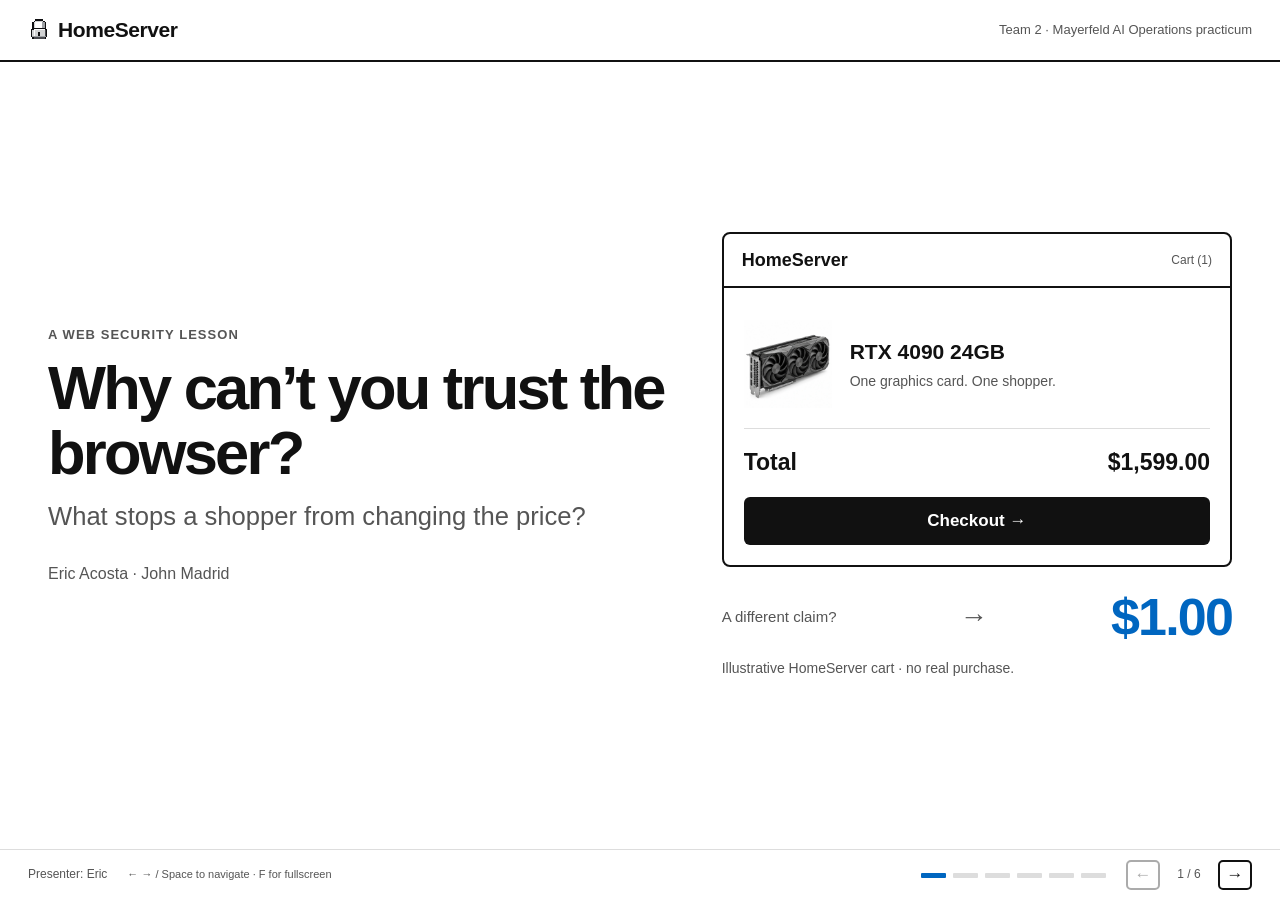
<file: public/slides.html>
<!DOCTYPE html>
<html lang="en">
<head>
<meta charset="UTF-8">
<meta name="viewport" content="width=device-width, initial-scale=1.0">
<title>Hidden Is Not Protected — HomeServer · Team 2</title>
<link rel="icon" href="favicon.ico" type="image/x-icon">
<style>
:root{--ink:#111;--mut:#555;--line:#ddd;--blue:#0066c0;--zebra:#f7f7f7;--ok:#0a7a2f;--bad:#b00020;--server:#0d1117}
*{box-sizing:border-box}html,body{height:100%}body{margin:0;background:#fff;color:var(--ink);font:18px/1.45 -apple-system,"Segoe UI",Roboto,Helvetica,Arial,sans-serif;display:flex;flex-direction:column;height:100dvh;overflow:hidden}
a{color:var(--blue)}button,a,input{touch-action:manipulation}button{font:inherit;cursor:pointer}button:focus-visible,a:focus-visible{outline:3px solid var(--blue);outline-offset:4px}button:disabled{opacity:.35;cursor:default}
.top{display:flex;align-items:center;gap:16px;padding:12px 28px;border-bottom:2px solid var(--ink);min-height:62px;flex:none}.logo{font-weight:800;font-size:21px;letter-spacing:-.02em;color:var(--ink);text-decoration:none}.logo img{width:22px;height:22px;vertical-align:-3px;margin-right:8px;image-rendering:pixelated}.tag{color:var(--mut);font-size:13px}.top .tag{margin-left:auto}
main{flex:1;min-height:0;overflow:auto}.slide{display:none;max-width:1280px;min-height:100%;margin:auto;padding:clamp(24px,4vh,48px) 48px;flex-direction:column;justify-content:center;gap:22px}.slide.on{display:flex}.eyebrow{font-size:13px;text-transform:uppercase;letter-spacing:.08em;color:var(--mut);font-weight:700;margin:0 0 10px}h1,h2,h3,p{margin:0}h1{font-size:clamp(42px,4.8vw,70px);line-height:1.06;letter-spacing:-.045em}h2{font-size:clamp(34px,3.5vw,50px);line-height:1.12;letter-spacing:-.035em}h3{font-size:26px;line-height:1.2;letter-spacing:-.02em}.lead{font-size:clamp(21px,2vw,28px);color:var(--mut);line-height:1.35;margin-top:14px}.split{display:grid;grid-template-columns:1fr 1fr;gap:42px;align-items:center}.title-split{grid-template-columns:1.1fr .9fr;gap:50px}.blue{color:var(--blue)}.caption{font-size:14px;color:var(--mut);line-height:1.4}.takeaway{border-top:2px solid var(--ink);padding-top:18px;font-size:26px;font-weight:700;letter-spacing:-.015em}.pill{display:inline-block;font-size:13px;font-weight:700;background:var(--zebra);padding:5px 10px;border:1px solid var(--line);border-radius:5px}.btn{display:inline-block;border:2px solid var(--ink);border-radius:6px;padding:9px 16px;background:var(--ink);color:#fff;text-decoration:none;font-weight:700;line-height:1.2}.btn:hover{background:#fff;color:var(--ink)}.btn.bluebtn{background:var(--blue);border-color:var(--blue);color:#fff}.btn.bluebtn:hover{background:#004e92;border-color:#004e92}
/* Reuse the store's table, checkout form, demo stripe and server-view vocabulary. */
.window{border:2px solid var(--ink);border-radius:8px;overflow:hidden;background:#fff}.window-head{display:flex;align-items:center;justify-content:space-between;gap:12px;padding:13px 18px;border-bottom:2px solid var(--ink);font-size:18px;font-weight:800}.window-head small{font-size:12px;font-weight:500;color:var(--mut)}.window-body{padding:20px}.stripe{padding:8px 18px;background:repeating-linear-gradient(-45deg,#ffe08a,#ffe08a 14px,#ffd063 14px,#ffd063 28px);border-bottom:2px solid var(--ink);font-size:12px;font-weight:800;letter-spacing:.07em;text-transform:uppercase}.product{display:flex;align-items:center;gap:18px;padding:12px 0 20px;border-bottom:1px solid var(--line)}.product img{width:88px;height:88px;object-fit:contain}.product strong{font-size:21px}.product small{display:block;color:var(--mut);font-size:14px;margin-top:3px}.bill{display:flex;align-items:center;justify-content:space-between;gap:14px;padding:17px 0;font-weight:800;font-size:23px;font-variant-numeric:tabular-nums}.mock-btn{display:block;text-align:center;background:var(--ink);color:white;border-radius:6px;padding:12px;font-size:17px;font-weight:700}.price-question{display:flex;justify-content:space-between;align-items:center;gap:16px;margin-top:24px}.price-question span{font-size:15px;color:var(--mut)}.price-question strong{font-size:52px;line-height:1;letter-spacing:-.035em;color:var(--blue)}.price-question .arrow{font-size:28px;color:var(--mut)}.byline{font-size:16px;color:var(--mut);margin-top:28px}
.record-title{display:flex;align-items:center;gap:12px;margin-bottom:16px}.record-title .number{font-size:15px;font-weight:800;border:2px solid var(--ink);border-radius:50%;height:32px;width:32px;display:grid;place-items:center}.record-title p{color:var(--mut);font-size:18px;margin-top:4px}.store-table{width:100%;border-collapse:collapse;font-size:19px}.store-table th{text-align:left;text-transform:uppercase;letter-spacing:.05em;font-size:12px;color:var(--mut);padding:8px 10px;border-bottom:2px solid var(--ink)}.store-table td{padding:17px 10px;border-bottom:1px solid var(--line)}.store-table tbody tr:nth-child(even){background:var(--zebra)}.store-table td:last-child{text-align:right;font-weight:700;white-space:nowrap}.store-table tr.selected{color:var(--blue)}.selection{padding:16px 0;border-bottom:1px solid var(--line);display:flex;align-items:center;gap:16px}.selection img{width:64px;height:64px;object-fit:contain}.selection strong{display:block;font-size:21px}.selection span{color:var(--mut);font-size:16px}.record-note{margin-top:20px;font-size:21px;font-weight:700}.secure-note{font-size:17px;color:var(--mut)}
.checkout-grid{display:grid;grid-template-columns:1fr 1fr;gap:28px;align-items:stretch}.field{border:1px solid var(--ink);border-radius:5px;padding:9px 12px;font-size:17px;margin:5px 0 12px}.field-label{font-size:11px;text-transform:uppercase;letter-spacing:.07em;color:var(--mut)}.mini-product{display:flex;align-items:center;gap:10px;font-size:15px;padding:10px 0;border-bottom:1px solid var(--line)}.mini-product img{width:42px;height:42px;object-fit:contain}.mini-product span:last-child{margin-left:auto;font-weight:700}.checkout-total{font-size:19px;border-top:2px solid var(--ink);padding:10px 0}.server{background:var(--server);color:#c9d1d9;border:2px solid var(--ink);border-radius:8px;overflow:hidden;display:flex;flex-direction:column}.server-head{border-bottom:1px solid #30363d;padding:14px 20px;color:#8b949e;font-size:14px}.server-body{padding:24px;display:flex;flex-direction:column;justify-content:center;gap:18px;flex:1}.server-body h3{color:#fff;font-size:27px}.server-body p{font-size:17px;color:#c9d1d9}.hidden-value{display:flex;align-items:center;justify-content:space-between;gap:16px;border:1px solid #30363d;padding:17px;border-radius:5px;font-size:18px}.hidden-value output{font:700 36px/1 ui-monospace,SFMono-Regular,Consolas,monospace;color:#3fb950}.server .btn{align-self:flex-start}.server .caption{color:#8b949e}.server.changed output{color:#f85149}.explanation{color:#c9d1d9;min-height:50px}
.story{display:grid;grid-template-columns:1fr 64px 1fr;align-items:center;gap:14px}.story-arrow{text-align:center;font-size:44px;color:var(--blue)}.story-card{border:2px solid var(--ink);border-radius:8px;overflow:hidden;align-self:stretch}.story-title{border-bottom:2px solid var(--ink);padding:14px 20px;font-size:17px;font-weight:800;background:var(--zebra)}.story-body{padding:24px;display:flex;flex-direction:column;gap:18px}.key{width:64px;height:64px;color:var(--blue)}.key-row{display:flex;align-items:center;gap:16px}.key-row strong{font-size:23px}.key-row small{display:block;color:var(--mut);font-size:16px;margin-top:5px}.request{border:1px solid var(--line);border-radius:5px;padding:16px;background:var(--zebra);font-size:21px}.access{padding:15px 0;border-bottom:1px solid var(--line);font-size:23px;font-weight:700}.access span{display:block;font-size:17px;color:var(--mut);font-weight:400;margin-top:5px}.story-warning{color:var(--bad);font-size:18px;font-weight:700}.story-caption{display:flex;justify-content:space-between;gap:20px;font-size:13px;color:var(--mut)}
.live{padding:28px;border:2px solid var(--ink);border-radius:8px}.live .stripe{margin:-28px -28px 28px;border-radius:6px 6px 0 0}.modes{display:grid;grid-template-columns:1fr 1fr;gap:0;margin:26px 0}.mode{padding:5px 26px 5px 0}.mode+ .mode{padding-left:26px;border-left:1px solid var(--line)}.mode h3{margin-bottom:8px}.mode p{font-size:23px;color:var(--mut)}.live-actions{display:flex;align-items:center;gap:20px}.live-actions a:last-child{font-size:16px}.demo-question{font-size:32px;font-weight:700;letter-spacing:-.02em}
.close-grid{display:grid;grid-template-columns:1.15fr 1fr;gap:40px}.close-block h3{margin-bottom:20px}.payment-flow{display:flex;align-items:center;gap:16px;padding:22px 0;border-top:2px solid var(--ink);border-bottom:1px solid var(--line);font-size:24px;font-weight:700}.payment-flow .arrow{font-size:26px;color:var(--blue)}.service-names{display:flex;gap:8px;margin-bottom:16px}.close-block p{font-size:18px;color:var(--mut);margin-top:16px}.rules{border-top:2px solid var(--ink)}.rule-row{padding:17px 0;border-bottom:1px solid var(--line);display:flex;justify-content:space-between;gap:20px;font-size:21px}.rule-row span{color:var(--blue);font-weight:700}.closing{display:flex;align-items:baseline;justify-content:space-between;gap:20px;border-top:2px solid var(--ink);padding-top:20px}.closing strong{font-size:36px;letter-spacing:-.03em}.closing span{font-size:21px;color:var(--mut)}.sources{font-size:12px;color:var(--mut);line-height:1.6}
.bot{display:flex;align-items:center;gap:20px;border-top:1px solid var(--line);padding:10px 28px;flex:none;background:#fff;font-size:12px;color:var(--mut)}.progress{display:flex;gap:7px;margin-left:auto}.progress a{display:block;width:25px;height:5px;background:var(--line);border-radius:1px}.progress a[aria-current="step"]{background:var(--blue)}.controls{display:flex;align-items:center;gap:9px}.controls button{background:#fff;border:2px solid var(--ink);border-radius:5px;color:var(--ink);width:34px;height:30px;font-weight:700;font-size:17px}.controls button:hover:not(:disabled){background:var(--ink);color:#fff}.counter{min-width:40px;text-align:center;font-variant-numeric:tabular-nums}.keyboard{font-size:11px}.sr-only{position:absolute;width:1px;height:1px;padding:0;margin:-1px;overflow:hidden;clip:rect(0,0,0,0);white-space:nowrap;border:0}
@media(min-width:900px) and (max-height:820px){.slide{padding:22px 44px;gap:18px}h1{font-size:55px}h2{font-size:40px}.lead{font-size:23px}.server-body{padding:18px;gap:14px}.window-body{padding:16px}.field{margin-bottom:8px}.story-body{padding:20px;gap:12px}.closing strong{font-size:30px}.top{min-height:54px;padding:9px 28px}}
@media(max-width:850px){.hidden-value{flex-direction:column;align-items:flex-start;gap:12px}.store-table{font-size:16px}.store-table td{padding:14px 8px}.slide{padding:28px 24px;gap:24px;justify-content:flex-start}.split,.title-split,.checkout-grid,.close-grid{grid-template-columns:1fr;gap:24px}.top{padding:12px 18px}.top .tag{font-size:11px}.top .tag span{display:none}.bot{padding:10px 16px;gap:12px}.keyboard{display:none}.progress{display:none}h1{font-size:44px}h2{font-size:35px}.story{grid-template-columns:1fr;gap:12px}.story-arrow{transform:rotate(90deg);font-size:30px;line-height:1}.story-caption{flex-direction:column;gap:5px}.modes{grid-template-columns:1fr;gap:20px}.mode,.mode+.mode{padding:0;border:0}.closing{align-items:flex-start;flex-direction:column;gap:10px}.closing strong{font-size:30px}.payment-flow{font-size:21px}.live-actions{align-items:flex-start;flex-direction:column}.live{padding:20px}.live .stripe{margin:-20px -20px 20px}.byline{margin-top:18px}}
@media print{body{display:block;height:auto;overflow:visible}.top,.bot{display:none}main{overflow:visible}.slide,.slide.on{display:flex;min-height:0;height:180mm;padding:15mm;break-after:page;page-break-after:always}.slide:last-child{break-after:auto}.btn{print-color-adjust:exact}.stripe,.server{print-color-adjust:exact;-webkit-print-color-adjust:exact}.split,.title-split,.checkout-grid,.close-grid{grid-template-columns:1fr 1fr}.story{grid-template-columns:1fr 40px 1fr}.story-arrow{transform:none}.slide{justify-content:center}h1{font-size:45px}h2{font-size:34px}.keyboard{display:none}}
</style>
</head>
<body>
<header class="top"><a class="logo" href="index.html"><img src="favicon.ico" alt="">HomeServer</a><div class="tag">Team 2 <span>· Mayerfeld AI Operations practicum</span></div></header>
<main aria-label="Presentation slides">
<section class="slide on" id="slide-1" data-who="Eric" aria-labelledby="title-1">
<div class="split title-split">
<div><p class="eyebrow">A web security lesson</p><h1 id="title-1">Why can’t you trust the browser?</h1><p class="lead">What stops a shopper from changing the price?</p><p class="byline">Eric Acosta · John Madrid</p></div>
<div><div class="window"><div class="window-head">HomeServer <small>Cart (1)</small></div><div class="window-body"><div class="product"><img src="thumbs/rtx-4090-24gb.webp" alt="RTX 4090 graphics card"><div><strong>RTX 4090 24GB</strong><small>One graphics card. One shopper.</small></div></div><div class="bill"><span>Total</span><span>$1,599.00</span></div><div class="mock-btn">Checkout →</div></div></div><div class="price-question"><span>A different claim?</span><span class="arrow" aria-hidden="true">→</span><strong>$1.00</strong></div><p class="caption" style="margin-top:16px">Illustrative HomeServer cart · no real purchase.</p></div>
</div>
</section>
<section class="slide" id="slide-2" data-who="Eric" aria-labelledby="title-2">
<div><h2 id="title-2">Your screen and the store’s records</h2><p class="lead">The shopper chooses the item. The store determines the price.</p></div>
<div class="split">
<div><div class="record-title"><span class="number">1</span><div><h3>Your device</h3><p>“This is what I want to buy.”</p></div></div><div class="window"><div class="window-head">HomeServer <small>Your cart</small></div><div class="window-body"><div class="selection"><img src="thumbs/rtx-4090-24gb.webp" alt=""><div><strong>RTX 4090 24GB</strong><span>Quantity: 1</span></div></div><p class="record-note">Sends the item and quantity →</p></div></div></div>
<div><div class="record-title"><span class="number">2</span><div><h3>The store’s system</h3><p>“Here is what that item costs.”</p></div></div><table class="store-table" aria-label="Illustrative store price records"><thead><tr><th>Product</th><th style="text-align:right">Price</th></tr></thead><tbody><tr class="selected"><td>RTX 4090 24GB</td><td>$1,599.00</td></tr><tr><td>Raspberry Pi 5 8GB</td><td>$80.00</td></tr><tr><td>4TB NVMe Gen4 SSD</td><td>$299.00</td></tr></tbody></table><p class="record-note">Calculates the bill from its own records.</p></div>
</div>
<p class="secure-note">A secure connection protects the message in transit. It doesn’t prove the price inside is right.</p>
<p class="caption">Illustrative HomeServer cart and price records.</p>
</section>
<section class="slide" id="slide-3" data-who="Eric" aria-labelledby="title-3">
<div><h2 id="title-3">Hidden is not protected</h2><p class="lead">Out of sight does not mean out of reach.</p></div>
<div class="checkout-grid">
<div class="window"><div class="window-head">HomeServer <small>Checkout</small></div><div class="stripe">Demo mode · slide recreation</div><div class="window-body"><div class="field-label">Name</div><div class="field">Ada Lovelace</div><div class="field-label">Email</div><div class="field">ada@example.com</div><div class="mini-product"><img src="thumbs/rtx-4090-24gb.webp" alt=""><span>RTX 4090 24GB × 1</span><span>$1,599.00</span></div><div class="bill checkout-total"><span>Total</span><span>$1,599.00</span></div><div class="mock-btn">Place order — $1,599.00</div></div></div>
<div class="server" id="hidden-panel"><div class="server-head">Behind the page · simplified inspection</div><div class="server-body"><h3>The hidden total is still on your device.</h3><div class="hidden-value"><span>Submitted total</span><output id="hidden-total" aria-live="polite">$1,599.00</output></div><button type="button" class="btn bluebtn" id="change-total">Change hidden total to $1.00</button><p class="explanation" id="hidden-explanation" aria-live="polite">A shopper can change this value before sending it.</p><p class="caption">Illustration only. This button doesn’t submit an order.</p></div></div>
</div><p class="takeaway">The store must check the price itself.</p>
</section>
<section class="slide" id="slide-4" data-who="Eric" aria-labelledby="title-4">
<div><p class="eyebrow">GitHub · March 2012</p><h2 id="title-4">An outsider got access to change project files.</h2><p class="lead">The website accepted a change it should have refused.</p></div>
<div class="story">
<div class="story-card"><div class="story-title">An outsider’s account</div><div class="story-body"><div class="key-row"><svg class="key" viewBox="0 0 64 64" fill="none" stroke="currentColor" stroke-width="4" aria-hidden="true"><circle cx="20" cy="22" r="12"/><path d="M29 31l23 23m-10-10l6-6m-14-2l6-6"/></svg><div><strong>A digital key</strong><small>Identifies who can connect.</small></div></div><div class="request">Adds their own public key.</div><p class="caption">Through an account-settings change.</p></div></div>
<div class="story-arrow" aria-hidden="true">→</div>
<div class="story-card"><div class="story-title">Rails organization on GitHub</div><div class="story-body"><div class="access">Key attached to the organization<span>It belonged to the outsider.</span></div><div class="access">Access to change project files<span>A new file was pushed.</span></div><p class="story-warning">This permission should not have been granted.</p></div></div>
</div><div class="story-caption"><span>Simplified illustration · not the historical interface.</span><a href="https://github.blog/news-insights/the-library/public-key-security-vulnerability-and-mitigation/" target="_blank" rel="noopener noreferrer">Source: GitHub’s incident report ↗</a></div><p class="caption">Cause: mass assignment — the form’s fields were not restricted to what the caller was allowed to change.</p><p class="takeaway">The system must check who is allowed to make the change.</p>
</section>
<section class="slide" id="slide-5" data-who="Madrid" aria-labelledby="title-5">
<div><p class="eyebrow">Live demo · HomeServer</p><h2 id="title-5">Claim versus calculation</h2><p class="lead">Same item. Same edited total. Two different checks.</p></div>
<div class="live"><div class="stripe">Simulated checkout · no real payment</div><p class="demo-question">What will the store actually save?</p><div class="modes"><div class="mode"><h3>Hidden</h3><p>Accepts the total sent by the browser.</p></div><div class="mode"><h3 class="blue">Protected</h3><p>Calculates the total from the store’s prices.</p></div></div><div class="live-actions"><a class="btn" href="checkout.html" target="_blank" rel="noopener">Open HomeServer checkout →</a><a href="index.html" target="_blank" rel="noopener">Open storefront ↗</a></div></div><p class="caption">Presenter cue: change the hidden total, submit in each mode, compare the stored orders.</p>
</section>
<section class="slide" id="slide-6" data-who="Madrid" aria-labelledby="title-6">
<div><h2 id="title-6">The protection is the check.</h2><p class="lead">Established checkout tools help. The website still has rules to enforce.</p></div>
<div class="close-grid"><div class="close-block"><h3>Payment: check beyond the browser</h3><div class="service-names"><span class="pill">Stripe</span><span class="pill">PayPal</span></div><div class="payment-flow"><span>Store sets<br>the bill</span><span class="arrow" aria-hidden="true">→</span><span>Payment service<br>confirms payment</span></div><p>With a correct integration, changing a number on your screen doesn’t change the authorized bill.</p><p>The store still needs to get prices, discounts and quantities right.</p></div><div class="close-block"><h3>Other rules: check on the server</h3><div class="rules"><div class="rule-row"><strong>Private orders</strong><span>Is this yours?</span></div><div class="rule-row"><strong>One-time offers</strong><span>Already used?</span></div><div class="rule-row"><strong>Project access</strong><span>Are you allowed?</span></div></div><p>A safe payment tool doesn’t make these decisions for the whole website.</p></div></div>
<div class="closing"><strong>Hidden is not protected.</strong><span>Questions?</span></div>
<p class="sources">Sources: <a href="https://docs.stripe.com/api/checkout/sessions/create" target="_blank" rel="noopener noreferrer">Stripe Checkout</a> · <a href="https://docs.stripe.com/checkout/fulfillment" target="_blank" rel="noopener noreferrer">Stripe payment confirmation</a> · <a href="https://developer.paypal.com/platforms/checkout/standard/integrate" target="_blank" rel="noopener noreferrer">PayPal integration</a> · <a href="https://cheatsheetseries.owasp.org/cheatsheets/Third_Party_Payment_Gateway_Integration_Cheat_Sheet.html" target="_blank" rel="noopener noreferrer">OWASP payment guidance</a></p>
</section>
</main>
<footer class="bot"><span id="presenter">Presenter: Eric</span><span class="keyboard">← → / Space to navigate · F for fullscreen</span><nav class="progress" aria-label="Choose slide"></nav><div class="controls"><button id="prev" aria-label="Previous slide">←</button><span class="counter" id="counter" aria-live="polite">1 / 6</span><button id="next" aria-label="Next slide">→</button></div></footer>
<script>
// Static teaching illustrations only: no backend, payment calls, or cart changes.
const slides = Array.from(document.querySelectorAll('.slide'));
const progress = document.querySelector('.progress');
let current = 0;
slides.forEach((slide, n) => {
  const link = document.createElement('a');
  link.href = '#slide-' + (n + 1);
  link.setAttribute('aria-label', 'Slide ' + (n + 1) + ': ' + slide.querySelector('h1,h2').textContent);
  progress.append(link);
});
function show(n, updateHash = true) {
  current = Math.max(0, Math.min(slides.length - 1, n));
  slides.forEach((slide, k) => { slide.classList.toggle('on', k === current); slide.inert = k !== current; });
  Array.from(progress.children).forEach((link, k) => { if (k === current) link.setAttribute('aria-current', 'step'); else link.removeAttribute('aria-current'); });
  document.getElementById('presenter').textContent = 'Presenter: ' + slides[current].dataset.who;
  document.getElementById('counter').textContent = (current + 1) + ' / ' + slides.length;
  document.getElementById('prev').disabled = current === 0;
  document.getElementById('next').disabled = current === slides.length - 1;
  document.querySelector('main').scrollTop = 0;
  if (updateHash) history.replaceState(null, '', '#slide-' + (current + 1));
}
function fromHash() {
  const match = location.hash.match(/^#slide-([1-6])$/);
  show(match ? Number(match[1]) - 1 : 0, false);
}
window.addEventListener('hashchange', fromHash);
document.getElementById('prev').addEventListener('click', () => show(current - 1));
document.getElementById('next').addEventListener('click', () => show(current + 1));
document.addEventListener('keydown', async (event) => {
  if (event.target.closest('input,textarea,select,[contenteditable="true"]') || event.altKey || event.ctrlKey || event.metaKey) return;
  if ((event.key === ' ' || event.key === 'Enter') && event.target.closest('button,a')) return;
  if (['ArrowRight', 'PageDown', ' ', 'ArrowLeft', 'PageUp', 'Home', 'End'].includes(event.key)) event.preventDefault();
  if (['ArrowRight', 'PageDown', ' '].includes(event.key)) show(current + 1);
  if (['ArrowLeft', 'PageUp'].includes(event.key)) show(current - 1);
  if (event.key === 'Home') show(0);
  if (event.key === 'End') show(slides.length - 1);
  if (event.key.toLowerCase() === 'f') {
    try { if (document.fullscreenElement) await document.exitFullscreen(); else await document.documentElement.requestFullscreen(); } catch (_) { /* Browser may decline fullscreen; navigation still works. */ }
  }
});
// Keep click-to-advance on blank slide space; illustrations and controls never advance.
document.querySelector('main').addEventListener('click', (event) => {
  if (event.target.closest('button,a,.window,.server,.story,.store-table,.live')) return;
  show(current + 1);
});
let changed = false;
document.getElementById('change-total').addEventListener('click', () => {
  changed = !changed;
  document.getElementById('hidden-panel').classList.toggle('changed', changed);
  document.getElementById('hidden-total').textContent = changed ? '$1.00' : '$1,599.00';
  document.getElementById('hidden-explanation').textContent = changed ? 'The visible bill is unchanged. The submitted value is now different.' : 'A shopper can change this value before sending it.';
  document.getElementById('change-total').textContent = changed ? 'Reset hidden total' : 'Change hidden total to $1.00';
});
fromHash();
</script>
</body>
</html>
</file>
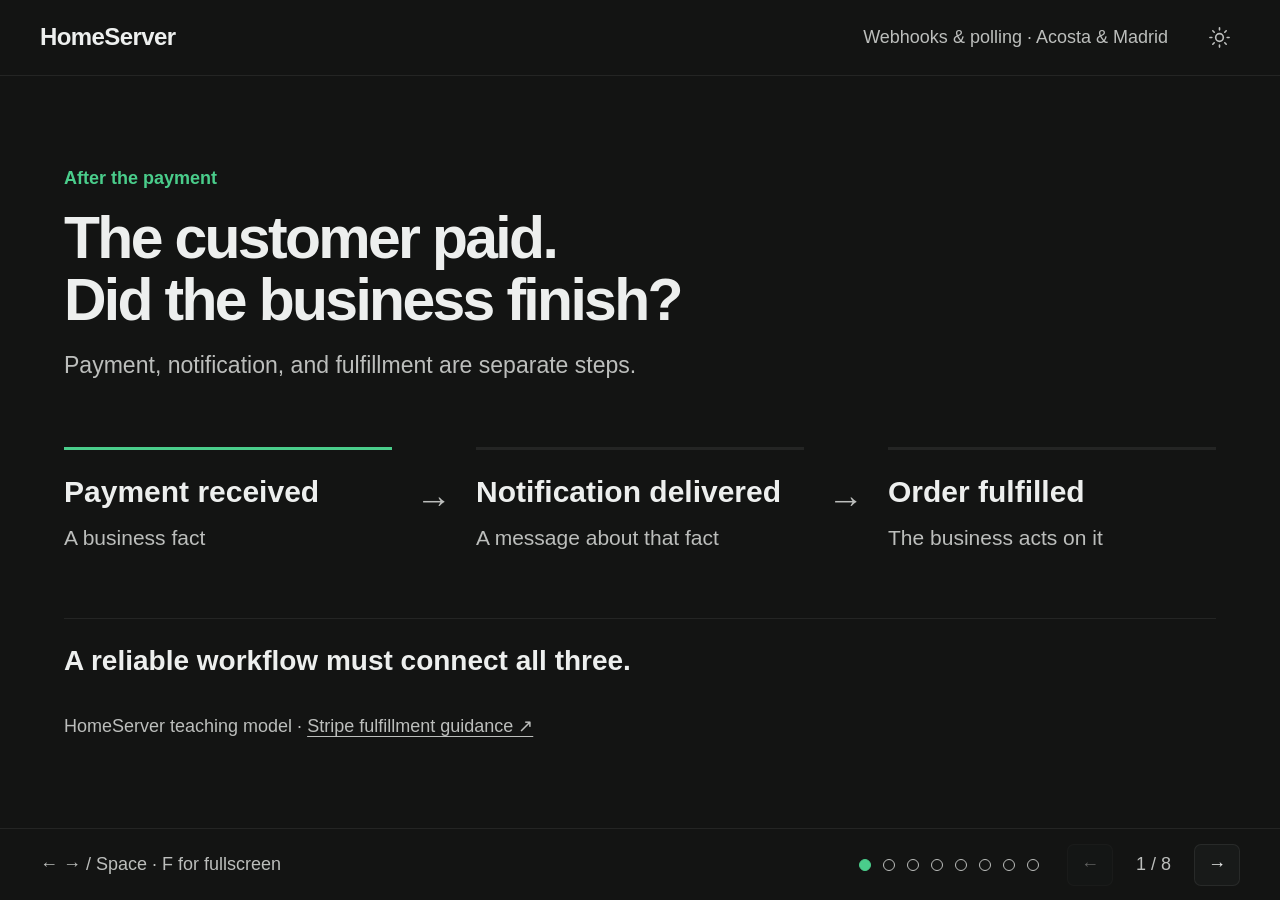
<file: public/webhooks-slides.html>
<!DOCTYPE html>
<html lang="en">
<head>
<meta charset="UTF-8">
<meta name="viewport" content="width=device-width, initial-scale=1.0">
<title>After the Payment — Webhooks and Polling · HomeServer</title>
<link rel="icon" href="favicon.ico">
<link rel="stylesheet" href="theme.css">
<script src="workspace.js"></script>
<style>
:root{color-scheme:dark}html[data-theme=light]{color-scheme:light}*{box-sizing:border-box}html,body{margin:0;height:100%}body{display:flex;flex-direction:column;height:100dvh;background:var(--background);color:var(--foreground);font:22px/1.45 -apple-system,BlinkMacSystemFont,"Segoe UI",sans-serif;overflow:hidden}a{color:var(--primary)}button{font:inherit;cursor:pointer}button,a{touch-action:manipulation}button:focus-visible,a:focus-visible{outline:3px solid var(--primary);outline-offset:5px}button:disabled{opacity:.35;cursor:default}.top{height:76px;flex:none;display:flex;align-items:center;gap:30px;padding:0 40px;border-bottom:1px solid var(--border)}.logo{font-size:24px;font-weight:700;letter-spacing:-.6px;color:var(--foreground);text-decoration:none}.top .topic{color:var(--muted-foreground);font-size:18px;margin-left:auto}.theme-toggle{display:grid;place-items:center;width:42px;height:42px;border:0;border-radius:7px;background:transparent;color:var(--muted-foreground)}.theme-toggle:hover{background:var(--muted)}.theme-toggle svg{width:23px;height:23px}main{flex:1;min-height:0;overflow:auto}.slide{display:none;max-width:1580px;margin:auto;min-height:100%;padding:clamp(28px,4vh,52px) 64px;flex-direction:column;justify-content:center;gap:32px}.slide.on{display:flex}h1,h2,h3,p{margin:0}h1{font-size:clamp(52px,4.6vw,86px);line-height:1.06;letter-spacing:-.045em;max-width:1100px}h2{font-size:clamp(40px,3.5vw,64px);line-height:1.12;letter-spacing:-.035em;max-width:1200px}h3{font-size:29px;line-height:1.2}.lead{font-size:clamp(23px,1.8vw,32px);color:var(--muted-foreground);margin-top:18px;max-width:1100px}.eyebrow{font-size:18px;color:var(--primary);margin-bottom:16px;font-weight:600}.accent{color:var(--primary)}.muted{color:var(--muted-foreground)}.split{display:grid;grid-template-columns:1fr 1fr;gap:64px}.three{display:grid;grid-template-columns:repeat(3,1fr);gap:38px}.column{border-top:2px solid var(--border);padding-top:24px}.column p{margin-top:14px;color:var(--muted-foreground);max-width:580px}.takeaway{border-top:1px solid var(--border);padding-top:22px;font-size:28px;font-weight:550}.source{font-size:18px;color:var(--muted-foreground)}.source a{color:var(--muted-foreground);text-underline-offset:4px}.flow{display:flex;align-items:center;justify-content:space-between;gap:24px;padding:32px 0}.node{flex:1;border-top:3px solid var(--border);padding-top:20px;font-size:30px;font-weight:600}.node small{display:block;font-size:21px;color:var(--muted-foreground);font-weight:400;margin-top:10px}.node.good{border-color:var(--primary)}.arrow{font-size:36px;color:var(--muted-foreground)}.arrow.blocked{color:var(--destructive)}.big{font-size:clamp(65px,7vw,116px);line-height:1.1;letter-spacing:-.04em;font-weight:650}.equation{display:flex;align-items:center;gap:34px;margin:15px 0}.equation .arrow{font-size:48px}.fine{font-size:20px;color:var(--muted-foreground)}.route{display:grid;grid-template-columns:190px 1fr;gap:24px;align-items:center;border-top:1px solid var(--border);padding:22px 0}.route strong{font-size:27px}.route .track{display:flex;align-items:center;gap:22px;font-size:26px}.result{color:var(--primary);margin-left:auto;font-weight:600}.steps{display:grid;grid-template-columns:1fr 1fr;gap:26px 64px;counter-reset:beat}.beat{border-top:1px solid var(--border);padding-top:20px}.beat h3:before{counter-increment:beat;content:counter(beat,decimal-leading-zero) '  ';color:var(--primary)}.beat p{color:var(--muted-foreground);margin-top:10px}.button{display:inline-block;background:var(--primary);color:var(--primary-foreground);font-weight:600;border:1px solid var(--primary);padding:14px 24px;border-radius:7px;text-decoration:none}.actions{display:flex;gap:28px;align-items:center}.contract{display:flex;justify-content:space-between;gap:28px;padding:22px 0;border-top:1px solid var(--border)}.contract strong{font-size:28px;min-width:160px}.contract p{max-width:880px;color:var(--muted-foreground)}footer{min-height:72px;padding:14px 40px;display:flex;align-items:center;gap:28px;border-top:1px solid var(--border);font-size:18px;color:var(--muted-foreground);flex:none}.progress{display:flex;gap:12px;margin-left:auto}.progress a{width:12px;height:12px;border:1px solid var(--muted-foreground);border-radius:50%}.progress a[aria-current=step]{background:var(--primary);border-color:var(--primary)}.controls{display:flex;align-items:center;gap:18px}.controls button{width:46px;height:42px;border:1px solid var(--border);border-radius:7px;background:var(--card);color:var(--foreground)}#counter{min-width:45px;text-align:center}@media(max-height:850px) and (min-width:801px){.slide{gap:22px;padding-top:24px;padding-bottom:24px}.flow{padding:16px 0}.column{padding-top:20px}}@media(max-width:1200px){.slide{padding:30px 36px;gap:24px}.split{gap:32px}.route{grid-template-columns:145px 1fr}.route .track{font-size:23px}.keyboard{display:none}.three{gap:24px}}@media(max-width:800px){body{font-size:20px}.top{padding:0 24px}.top .topic{display:none}.slide{padding:28px 24px}.split,.three,.steps{grid-template-columns:1fr;gap:24px}.flow{flex-wrap:wrap}.node{min-width:140px}.route{grid-template-columns:1fr;gap:8px}.route .track{flex-wrap:wrap}.contract{flex-direction:column;gap:8px}footer{padding:12px 20px;gap:16px}.progress{display:none}.equation{gap:20px}}@media print{body{height:auto;overflow:visible;background:white;color:black}.top,footer{display:none}main{overflow:visible}.slide,.slide.on{display:flex;min-height:95vh;break-after:page}.slide[inert]{visibility:visible}.source,.lead,.muted,.column p,.beat p,.fine,.contract p,.node small{color:#444}a,.accent,.result,.eyebrow{color:#146b49}.button{color:black;background:white;border-color:#444}}
</style>
</head>
<body>
<header class="top"><a class="logo" href="index.html">HomeServer</a><span class="topic">Webhooks &amp; polling · Acosta &amp; Madrid</span><button class="theme-toggle" aria-label="Switch to light mode" title="Switch to light mode" type="button"><svg viewBox="0 0 24 24" fill="none" stroke="currentColor" aria-hidden="true"><circle cx="12" cy="12" r="4"/></svg></button></header>
<main aria-label="Presentation">
<section class="slide" id="slide-1" aria-labelledby="title-1">
<div><p class="eyebrow">After the payment</p><h1 id="title-1">The customer paid.<br>Did the business finish?</h1><p class="lead">Payment, notification, and fulfillment are separate steps.</p></div>
<div class="flow" aria-label="Payment received, then notification, then fulfillment"><div class="node good">Payment received<small>A business fact</small></div><span class="arrow" aria-hidden="true">→</span><div class="node">Notification delivered<small>A message about that fact</small></div><span class="arrow" aria-hidden="true">→</span><div class="node">Order fulfilled<small>The business acts on it</small></div></div>
<p class="takeaway">A reliable workflow must connect all three.</p><p class="source">HomeServer teaching model · <a href="https://docs.stripe.com/checkout/fulfillment.md?payment-ui=stripe-hosted" target="_blank" rel="noopener">Stripe fulfillment guidance ↗</a></p>
</section>
<section class="slide" id="slide-2" aria-labelledby="title-2" inert>
<div><p class="eyebrow">Two ways to discover work</p><h2 id="title-2">Send a notification, or check on a schedule</h2></div>
<div class="split"><div class="column"><h3>Webhook</h3><p>A subscribed event triggers a message to your receiver.</p><div class="flow"><div class="node good">Payment</div><span class="arrow" aria-hidden="true">→</span><div class="node">Receiver</div></div><p class="fine">Useful when work should start soon after an event.</p></div><div class="column"><h3>Polling</h3><p>A scheduled job asks what changed since its last check.</p><div class="flow"><div class="node">Scheduled job</div><span class="arrow" aria-hidden="true">→</span><div class="node good">Paid orders</div></div><p class="fine">A change just after a check waits for the next one.</p></div></div>
<p class="takeaway">Use the event for speed; use checks where the workflow needs them.</p><p class="source"><a href="https://shopify.dev/docs/apps/build/webhooks" target="_blank" rel="noopener">Shopify: webhooks and reconciliation ↗</a></p>
</section>
<section class="slide" id="slide-3" aria-labelledby="title-3" inert>
<div><p class="eyebrow">Twice</p><h2 id="title-3">Repeat the message.<br>Keep the business effect once.</h2><p class="lead">Recognize the same logical operation, and protect its state change.</p></div>
<div class="equation"><div><div class="big">2</div><p class="muted">deliveries</p></div><span class="arrow" aria-hidden="true">→</span><div><div class="big accent">1</div><p class="muted">invoice</p></div></div>
<p class="takeaway">HomeServer: the same event reaches an already fulfilled order.</p><p class="source">Idempotency: repeating the operation adds no further effect. <a href="https://aws.amazon.com/builders-library/making-retries-safe-with-idempotent-APIs/" target="_blank" rel="noopener">AWS engineering guidance ↗</a></p>
</section>
<section class="slide" id="slide-4" aria-labelledby="title-4" inert>
<div><p class="eyebrow">Never</p><h2 id="title-4">Payment can succeed while notification fails</h2><p class="lead">A recovery check finds paid orders that still need fulfillment.</p></div>
<div><div class="route"><strong>First attempt</strong><div class="track"><span>Paid order</span><span class="arrow blocked" aria-hidden="true">×</span><span>Receiver unavailable</span><span class="result">Pending</span></div></div><div class="route"><strong>Later check</strong><div class="track"><span>Paid, unfinished order</span><span class="arrow" aria-hidden="true">→</span><span>Reconciliation</span><span class="result">Fulfilled</span></div></div></div>
<p class="takeaway">HomeServer pauses the regular poller so recovery is visible.</p><p class="source"><a href="https://shopify.dev/docs/apps/build/webhooks" target="_blank" rel="noopener">Shopify recommends reconciliation for missed updates ↗</a></p>
</section>
<section class="slide" id="slide-5" aria-labelledby="title-5" inert>
<div><p class="eyebrow">Documented examples</p><h2 id="title-5">Check the provider's delivery contract</h2></div>
<div><div class="contract"><strong>Stripe</strong><p>Documents retries and duplicate events.</p></div><div class="contract"><strong>Shopify</strong><p>Recommends reconciliation when updates are missed.</p></div><div class="contract"><strong>GitHub</strong><p>Does not automatically redeliver failed webhook deliveries.</p></div></div>
<p class="takeaway">A retry policy is service-specific. Recovery is an integration decision.</p><p class="source">Primary docs: <a href="https://docs.stripe.com/webhooks" target="_blank" rel="noopener">Stripe ↗</a> · <a href="https://shopify.dev/docs/apps/build/webhooks" target="_blank" rel="noopener">Shopify ↗</a> · <a href="https://docs.github.com/en/webhooks/using-webhooks/handling-failed-webhook-deliveries" target="_blank" rel="noopener">GitHub ↗</a></p>
</section>
<section class="slide" id="slide-6" aria-labelledby="title-6" inert>
<div><p class="eyebrow">A condition without a payment event</p><h2 id="title-6">Some work starts with a question</h2><p class="lead">“Is stock below the reorder threshold?”</p></div>
<div class="three"><div class="column"><h3>Check on a clock</h3><p>Evaluate the current stock against the threshold.</p></div><div class="column"><div class="big">3 &lt; 5</div><p>Stock is below the configured threshold.</p></div><div class="column"><h3 class="accent">Issue one alert</h3><p>Further checks recognize that this episode was handled.</p></div></div>
<p class="takeaway">This demo checks a condition. Real inventory systems can also publish events.</p><p class="source">HomeServer Inventory model · an internal alert record, with no supplier order</p>
</section>
<section class="slide" id="slide-7" aria-labelledby="title-7" inert>
<div><p class="eyebrow">Live demo · HomeServer</p><h2 id="title-7">Follow the customer and the Back Office</h2><p class="lead">S1 handles payment events. S2 runs polling, recovery, stock checks, and retries.</p></div>
<div class="steps"><div class="beat"><h3>Speed</h3><p>Pay → S1 fulfills → S2 polling finds zero.</p></div><div class="beat"><h3>Twice</h3><p>Resend → S1 ignores duplicate → invoice stays one.</p></div><div class="beat"><h3>Never</h3><p>Delivery and polling Off → wait → S2 recovers.</p></div><div class="beat"><h3>Condition</h3><p>Arm low-stock alert → run S2 → one alert.</p></div></div>
<div class="actions"><a class="button" href="index.html" target="_blank" rel="noopener">Open HomeServer →</a><span class="fine">Local Sim: individual checks. Make Live: run S2.</span></div><p class="source">Two scenarios, four beats · Make Live: Run once in S2, or Run scheduled checks when configured</p>
</section>
<section class="slide" id="slide-8" aria-labelledby="title-8" inert>
<div><p class="eyebrow">Design the workflow around unfinished work</p><h2 id="title-8">React quickly.<br>Handle repeats safely.<br>Recover what was missed.</h2></div>
<div class="three"><div class="column"><h3>Webhook</h3><p>Start from a notification.</p></div><div class="column"><h3>Shared fulfillment rule</h3><p>Let the first valid claim do the work.</p></div><div class="column"><h3>Scheduled checks</h3><p>Find unfinished work and evaluate conditions.</p></div></div>
<p class="takeaway">Ask: what if it arrives twice, or never arrives?</p><p class="source">Questions? · <a href="https://aws.amazon.com/builders-library/making-retries-safe-with-idempotent-APIs/" target="_blank" rel="noopener">Safe retries ↗</a> · <a href="https://shopify.dev/docs/apps/build/webhooks" target="_blank" rel="noopener">Reconciliation ↗</a></p>
</section>
</main>
<footer><span class="keyboard">← → / Space · F for fullscreen</span><nav class="progress" aria-label="Choose slide"></nav><div class="controls"><button id="prev" aria-label="Previous slide">←</button><span id="counter" aria-live="polite">1 / 8</span><button id="next" aria-label="Next slide">→</button></div></footer>
<script>
// Static teaching diagrams: no payment model, backend calls, or cart writes.
const slides = [...document.querySelectorAll('.slide')];
const progress = document.querySelector('.progress');
let current = 0;
slides.forEach((slide, index) => {
  const link = document.createElement('a');
  link.href = '#slide-' + (index + 1);
  link.setAttribute('aria-label', 'Slide ' + (index + 1) + ': ' + slide.querySelector('h1,h2').textContent);
  progress.append(link);
});
function show(index, updateHash = true) {
  current = Math.max(0, Math.min(slides.length - 1, index));
  slides.forEach((slide, i) => { slide.classList.toggle('on', i === current); slide.inert = i !== current; });
  [...progress.children].forEach((link, i) => { if (i === current) link.setAttribute('aria-current', 'step'); else link.removeAttribute('aria-current'); });
  document.getElementById('counter').textContent = (current + 1) + ' / ' + slides.length;
  document.getElementById('prev').disabled = current === 0;
  document.getElementById('next').disabled = current === slides.length - 1;
  document.querySelector('main').scrollTop = 0;
  if (updateHash) history.replaceState(null, '', '#slide-' + (current + 1));
}
function fromHash() {
  const match = location.hash.match(/^#slide-(\d+)$/);
  show(match ? Number(match[1]) - 1 : 0, false);
}
window.addEventListener('hashchange', fromHash);
document.getElementById('prev').onclick = () => show(current - 1);
document.getElementById('next').onclick = () => show(current + 1);
document.addEventListener('keydown', async event => {
  if (event.altKey || event.ctrlKey || event.metaKey || event.target.closest('input,textarea,select,[contenteditable="true"]')) return;
  if (event.key === ' ' && event.target.closest('button,a')) return;
  if (['ArrowRight','PageDown',' ','ArrowLeft','PageUp','Home','End'].includes(event.key)) event.preventDefault();
  if (['ArrowRight','PageDown',' '].includes(event.key)) show(current + 1);
  if (['ArrowLeft','PageUp'].includes(event.key)) show(current - 1);
  if (event.key === 'Home') show(0);
  if (event.key === 'End') show(slides.length - 1);
  if (event.key.toLowerCase() === 'f') {
    try { if (document.fullscreenElement) await document.exitFullscreen(); else await document.documentElement.requestFullscreen(); } catch (_) { /* Navigation remains usable if fullscreen is declined. */ }
  }
});
fromHash();
</script>
</body>
</html>
</file>
<file: public/theme.css>
/* Supabase official semantic colors and default dark/light themes.
 * Source: https://github.com/supabase/supabase/tree/master/packages/ui/build/css
 * Snapshot retrieved 2026-10-16. Kept local so the presentation needs no CDN.
 */
/*
 * Core semantic color system.
 *
 * Themes override the small set of inputs below; every semantic color is then
 * derived from them in OKLCH. The stepped numeric scales (brand / warning /
 * destructive / secondary) are NOT derived here — they live as per-theme values
 * in the theme files and are mapped to utilities in packages/config/css/theme.css.
 */

:root {
  /*
   * Hue inputs. --primary-hue is the spot colour; --surface-hue tints the
   * neutral ramp (backgrounds, text, borders). Surface is derived from primary
   * plus a theme offset so canvases stay coupled when spot changes:
   *   dark  offset 0   → same hue as spot (subtle brand tint)
   *   light offset 180 → complementary canvas tint (brand green → rose)
   * Themes can still set --surface-hue directly to break the link.
   */
  --hue: 157.5;
  --primary-hue: var(--hue);
  --surface-hue-offset: 0;
  --surface-hue: calc(var(--primary-hue) + var(--surface-hue-offset));
  /* Root defaults mirror the dark theme (the app's default appearance). */
  --chroma: 0.016;
  --surface: 0.17;

  --foreground-lightness: 0.95;
  /* How far muted/tertiary text sits from --surface toward --foreground-lightness
     (0 = surface, 1 = full foreground) at --contrast 0.5; themes override. */
  --muted-foreground-level: 0.8;
  --tertiary-foreground-level: 0.65;

  /*
   * Global contrast knob, 0 to 1. Default 0.5 is the comfortable baseline; 0 keeps
   * borders and accent barely visible over muted surfaces; 1 pushes them to full
   * strength. Foreground hits --foreground-lightness at 0.5; below that it eases
   * toward the surface down to --contrast-text-floor at 0. Muted and tertiary
   * foreground lightness sits at the theme base level (a surface→foreground mix) at
   * 0.5 and eases up toward foreground or down toward half that base as contrast moves.
   *
   * --contrast-delta is -1 at 0, 0 at 0.5, +1 at 1 — shared offset from baseline;
   * --contrast-up / --contrast-down are its positive / negative halves.
   * --contrast-border ramps [floor, 1] over --contrast and squares it so most of
   * the range lives toward full strength. ((delta + 1) / 2 simplifies to contrast.)
   */
  --contrast: 0.5;
  --contrast-delta: calc((var(--contrast) - 0.5) / 0.5);
  /* positive and negative halves of the delta, reused below */
  --contrast-up: max(0, var(--contrast-delta));
  --contrast-down: max(0, calc(var(--contrast-delta) * -1));
  --contrast-text-floor: 0.9;
  --contrast-border-floor: 0.05;
  --contrast-text: calc(1 - (1 - var(--contrast-text-floor)) * var(--contrast-down));
  --contrast-border-linear: calc(
    var(--contrast-border-floor) + (1 - var(--contrast-border-floor)) * var(--contrast)
  );
  --contrast-border: calc(var(--contrast-border-linear) * var(--contrast-border-linear));

  /*
   * Surface elevation. Each surface steps its lightness away from --background
   * by `--elevation-step * ratio`, where the ratios are shared across themes and
   * the step is signed: positive brightens as surfaces rise, negative darkens.
   *
   * The default step reproduces the historical behavior (≈3% per level mixed
   * toward the foreground): dark themes brighten and the light baseline darkens.
   * The light theme overrides --elevation-step (and lowers --surface for
   * headroom) so its higher surfaces brighten toward white instead — giving a
   * single "higher = lighter" model in both modes. 0 = flat (no elevation).
   */
  --elevation-1: 1;
  --elevation-2: 1.5;
  --elevation-3: 2;
  --elevation-4: 3;
  /* Signed span surface→foreground (+ in dark, − in light). */
  --tone-span: calc(var(--foreground-lightness) - var(--surface));
  --elevation-step: calc(var(--tone-span) * 0.04);
  /*
   * Foreground overlays for muted / accent / tertiary. Alpha is tuned so each level
   * matches the lightness delta of the same elevation ratio on --background; a
   * translucent --foreground layer then composites with whatever surface sits
   * beneath (lightens in dark, darkens in light). Steps: muted (e1) → accent
   * (e2) → tertiary (e3).
   */
  /* max(span, -span) is equivalent to abs(span), but works across the browser
     versions supported by Tailwind v4. */
  --surface-overlay-unit: calc(
    var(--elevation-step) / max(var(--tone-span), calc(var(--tone-span) * -1))
  );
  --muted-alpha: calc(var(--surface-overlay-unit) * var(--elevation-1));
  --accent-alpha: calc(var(--surface-overlay-unit) * var(--elevation-2));
  --tertiary-alpha: calc(var(--surface-overlay-unit) * var(--elevation-3));

  /*
   * Status hues stay anchored to amber / red but pull a fraction of the way
   * toward the brand --primary-hue for harmony, then clamp to their perceptual
   * category so "warning" always reads amber and "destructive" always reads red
   * no matter what --primary-hue is. --status-hue-pull: 0 = fixed amber/red,
   * 1 = fully brand-relative. At the default --primary-hue the pull term is 0, so
   * these resolve to their bases (warning 75 / destructive 25 / info 288).
   * --brand-hue-reference is the --primary-hue at which pull is zero; keep it
   * equal to the default brand hue.
   * Warning sits at 75 (amber), not higher toward yellow — yellow can't darken
   * without going olive, so it loses contrast on light surfaces. Info is a violet
   * (matching the "no additional charge" badge); like the others it pulls a touch
   * with the brand --primary-hue but clamps so it always reads violet.
   */
  --brand-hue-reference: 157.5;
  --status-hue-pull: 0.15;
  --warning-hue: clamp(
    65,
    calc(75 + (var(--primary-hue) - var(--brand-hue-reference)) * var(--status-hue-pull)),
    95
  );
  --destructive-hue: clamp(
    12,
    calc(25 + (var(--primary-hue) - var(--brand-hue-reference)) * var(--status-hue-pull)),
    42
  );
  --info-hue: clamp(
    272,
    calc(288 + (var(--primary-hue) - var(--brand-hue-reference)) * var(--status-hue-pull)),
    302
  );
  /*
   * Expressive (status) colors are deliberately NOT derived from the neutral
   * surface→foreground span the way text and surfaces are. An expressive color
   * has its own identity; tying its lightness to the theme's text ramp is what
   * left warning under-saturated in light mode and too dark in dark mode.
   *
   * Instead each is anchored to a fixed target lightness near its hue's chroma
   * peak and a single shared --expressive-chroma. That chroma is a flat constant,
   * deliberately NOT derived from the neutral --chroma knob: status colors must
   * stay legible even when the brand is dialed toward grayscale. It sits inside
   * sRGB at these lightnesses, so no gamut mapping is required.
   *
   * The dark-mode lightness anchors live here; light mode runs darker (set in
   * light.css) so the fills hold contrast against the near-white surface.
   */
  --expressive-chroma: 0.14;
  --warning-lightness: 0.8;
  --destructive-lightness: 0.55;
  --info-lightness: 0.7;

  /* shadcn semantic pairs */
  --background: oklch(var(--surface) calc(var(--chroma) * 0.5) var(--surface-hue));
  --foreground-chroma: calc(var(--chroma) * 0.55);
  --foreground: oklch(
    calc(var(--surface) + var(--tone-span) * var(--contrast-text)) var(--foreground-chroma)
      var(--surface-hue)
  );
  /* Inverse of --foreground: canvas-coloured text for use on inverted fills
     (bg-foreground, bg-black / dark:bg-white, etc). Not the same as
     --primary-solid-foreground, which stays light on the deep button plate. */
  --foreground-contrast: oklch(var(--surface) calc(var(--chroma) * 0.55) var(--surface-hue));

  --card: oklch(from var(--background) calc(l + var(--elevation-step) * var(--elevation-1)) c h);
  --card-foreground: var(--foreground);
  --popover: oklch(from var(--background) calc(l + var(--elevation-step) * var(--elevation-2)) c h);
  --popover-foreground: var(--foreground);

  /*
   * Primary ink vs primary solid fill:
   *   --primary              Readable branded text / small indicators. Root
   *                          values mirror dark theme (bright). Light theme
   *                          overrides for AA text on light surfaces.
   *   --primary-solid        Deeper button plate (dark mode). Light theme
   *                          aliases these to --primary so ink and buttons
   *                          share one green there.
   * --primary-bright keeps rings and selected chrome vivid while sharing the
   * hue of --primary. It is brighter than readable ink in light mode.
   *
   * Hover shifts lightness only (preserves hue/chroma). Mixing with --foreground
   * pulls light-mode surface-hue (warm) into the green and reads as yellow.
   * Sign of --tone-span: darken in light, lighten in dark.
   */
  --primary: oklch(0.76 0.15 var(--primary-hue));
  --primary-bright: oklch(from var(--primary) max(l, 0.7) max(c, 0.15) h);
  --button-fill-hover-delta: 0.04;
  --primary-hover: oklch(
    from var(--primary)
      calc(
        l + var(--button-fill-hover-delta) * var(--tone-span) /
          max(var(--tone-span), calc(var(--tone-span) * -1))
      )
      c h
  );
  --primary-bright-hover: oklch(
    from var(--primary-bright)
      calc(
        l + var(--button-fill-hover-delta) * var(--tone-span) /
          max(var(--tone-span), calc(var(--tone-span) * -1))
      )
      c h
  );
  --primary-foreground: oklch(
    min(var(--surface), var(--foreground-lightness)) calc(var(--chroma) * 0.45) var(--primary-hue)
  );

  --primary-solid: oklch(0.43627 0.11 var(--primary-hue));
  --primary-solid-hover: oklch(
    from var(--primary-solid)
      calc(
        l + var(--button-fill-hover-delta) * var(--tone-span) /
          max(var(--tone-span), calc(var(--tone-span) * -1))
      )
      c h
  );
  --primary-solid-foreground: oklch(0.95 0.00275 var(--primary-hue));

  --secondary: oklch(
    from var(--background) calc(l + var(--elevation-step) * var(--elevation-3)) c h
  );
  --secondary-foreground: var(--foreground);
  --tertiary: oklch(from var(--foreground) l c h / var(--tertiary-alpha));
  --tertiary-foreground-mix: calc(
    var(--tertiary-foreground-level) + (1 - var(--tertiary-foreground-level)) * var(--contrast-up) -
      var(--tertiary-foreground-level) * 0.5 * var(--contrast-down)
  );
  --tertiary-foreground: oklch(
    calc(var(--surface) + var(--tone-span) * var(--tertiary-foreground-mix))
      var(--foreground-chroma) var(--surface-hue)
  );
  --muted: oklch(from var(--foreground) l c h / var(--muted-alpha));
  --muted-foreground-mix: calc(
    var(--muted-foreground-level) + (1 - var(--muted-foreground-level)) * var(--contrast-up) -
      var(--muted-foreground-level) * 0.5 * var(--contrast-down)
  );
  --muted-foreground: oklch(
    calc(var(--surface) + var(--tone-span) * var(--muted-foreground-mix)) var(--foreground-chroma)
      var(--surface-hue)
  );
  --accent: oklch(from var(--foreground) l c h / var(--accent-alpha));
  --accent-foreground: var(--foreground);

  /*
   * Control surface roles (design sync: sunk fields + raised choosers):
   *   --field          sunk text entry (Input, Textarea, filled MultiSelect)
   *   --control-raised raised chooser plate (Select, empty MultiSelect)
   *   --control        alias of --control-raised
   *
   * Alpha overlays relative to the local plate (page, sheet, card) — not solids
   * from --background. Page-relative solids sit between canvas (e0) and Sheet
   * (popover e2) and vanish on light near the white ceiling.
   *
   * Field soft always-sink via black. --field-alpha is a theme input (stronger in
   * dark.css) because the same absolute opacity is obvious on light plates and
   * near-invisible on dark ones. Default is softer than the old foreground/[.026]
   * wash. Raised is a soft white lift so selects read button-like without stark
   * wells. Borders carry most hover chrome (--border-control-hover). Light raises
   * still have little headroom on sheets; sheets matching app background would
   * widen that later.
   *
   * Default Button stays opaque card/popover for occluding chrome (DEPR-636).
   * Floating clusters can wrap in a solid Popover as a follow-up.
   */
  --field-alpha: 0.015;
  --field: oklch(0 0 0 / var(--field-alpha));
  --control-raised: oklch(1 0 0 / calc(var(--muted-alpha) * 0.65));
  --control: var(--control-raised);

  --warning: oklch(var(--warning-lightness) var(--expressive-chroma) var(--warning-hue));
  --warning-hover: oklch(
    from var(--warning)
      calc(
        l + var(--button-fill-hover-delta) * var(--tone-span) /
          max(var(--tone-span), calc(var(--tone-span) * -1))
      )
      c h
  );
  --destructive: oklch(
    var(--destructive-lightness) var(--expressive-chroma) var(--destructive-hue)
  );
  --destructive-hover: oklch(
    from var(--destructive)
      calc(
        l + var(--button-fill-hover-delta) * var(--tone-span) /
          max(var(--tone-span), calc(var(--tone-span) * -1))
      )
      c h
  );
  /*
   * Text that sits on the solid fill: dark ink on light fills (amber), white on
   * dark fills (red). The clamp turns the fill's own lightness into a hard flip
   * around L≈0.62 — (0.62 − l) is negative for light fills (→ floor 0.12) and
   * positive for dark fills (→ ceil 0.99) — so on-colors stay legible and keep
   * flipping correctly if the anchors are retuned. A trace of hue chroma keeps
   * the ink from reading as flat gray.
   */
  --warning-foreground: oklch(
    from var(--warning) clamp(0.12, calc((0.62 - l) * 100), 0.99) calc(c * 0.08) h
  );
  --destructive-foreground: oklch(
    from var(--destructive) clamp(0.12, calc((0.62 - l) * 100), 0.99) calc(c * 0.08) h
  );
  --info: oklch(var(--info-lightness) var(--expressive-chroma) var(--info-hue));
  --info-foreground: oklch(
    from var(--info) clamp(0.12, calc((0.62 - l) * 100), 0.99) calc(c * 0.08) h
  );

  /* Status border tokens for subtle / tinted surfaces */
  --border-destructive: oklch(from var(--destructive) l c h / 30%);
  --border-warning: oklch(from var(--warning) l c h / 30%);
  --border-info: oklch(from var(--info) l c h / 30%);
  /* Keep the brand border for explicitly Supabase-branded surfaces. */
  --border-brand-default: oklch(from hsl(var(--brand-default)) l c h / 30%);
  --border-primary-bright: oklch(from var(--primary-bright) l c h / 30%);

  --border: oklch(
    from var(--foreground) l calc(c * 0.54) h / calc(2% + 20% * var(--contrast-border))
  );
  --input: oklch(
    from var(--foreground) l calc(c * 0.5) h / calc(3% + 38% * var(--contrast-border))
  );
  /*
   * Shared interactive border for control chrome (inputs, selects, default /
   * dashed Button, radio cards). Pairs with rest --border-control / --border-strong.
   * Stronger than --border-stronger; softer than a full muted-foreground stroke.
   */
  --border-control-hover: oklch(
    from var(--foreground) l calc(c * 0.5) h / calc(12% + 58% * var(--contrast-border))
  );
  /* Focus chrome follows the theme's primary hue without muddy light-mode ink. */
  --ring: oklch(from var(--primary-bright) l c h / 55%);
}

[data-theme='dark'],
.dark {
  --helpers-os-appearance: Dark;
  --hue: 157.5;
  --chroma: 0.005;
  --surface: 0.19;
  --elevation-step: 0.025;
  --contrast: 0.5;
  --foreground-lightness: 0.95;
  --muted-foreground-level: 0.8;
  --tertiary-foreground-level: 0.65;
  /* Light default --field-alpha (0.015) disappears on dark plates; dig harder. */
  --field-alpha: 0.12;

  --code-block-5: 13.8deg 89.7% 69.6%;
  --code-block-4: 276.1deg 67.7% 74.5%;
  --code-block-3: 83.8deg 61.7% 63.1%;
  --code-block-2: 33.2deg 90.3% 75.7%;
  --code-block-1: 170.8deg 43.1% 61.4%;

  /* Stepped numeric scales (per-theme literals; mapped in theme.css) */
  --secondary-default: 247.8deg 100% 70%;
  --secondary-400: 248.3deg 54.5% 25.9%;
  --secondary-200: 248deg 53.6% 11%;
  --brand-default: 153.1deg 60.2% 52.7%;
  --brand-600: 154.9deg 59.5% 70%;
  --brand-500: 154.9deg 100% 19.2%;
  --brand-400: 155.5deg 100% 9.6%;
  --brand-300: 155.1deg 100% 8%;
  --brand-200: 162deg 100% 2%;
  --warning-default: 38.9deg 100% 42.9%;
  --warning-600: 38.9deg 100% 42.9%;
  --warning-500: 34.8deg 90.9% 21.6%;
  --warning-400: 33.2deg 100% 14.5%;
  --warning-300: 32.3deg 100% 10.2%;
  --warning-200: 36.6deg 100% 8%;
  --destructive-default: 10.2deg 77.9% 53.9%;
  --destructive-600: 9.7deg 85.2% 62.9%;
  --destructive-500: 7.9deg 71.6% 29%;
  --destructive-400: 6.7deg 60% 20.6%;
  --destructive-300: 7.5deg 51.3% 15.3%;
  --destructive-200: 10.9deg 23.4% 9.2%;
}

[data-theme='light'],
.light {
  --helpers-os-appearance: Light;
  --hue: 157.5;
  /* Complementary canvas tint relative to --primary-hue (157.5° → ≈337.5°). */
  --surface-hue-offset: 180;
  --chroma: 0;
  /*
   * Soft-gray canvas (not pure white) so elevated surfaces have headroom to
   * brighten toward white. --elevation-step is positive here: higher surfaces
   * get lighter, matching dark mode's direction. Tuned literal (previously
   * derived from 1 - surface); retune alongside --surface.
   */
  --surface: 0.995;
  --elevation-step: 0.024;
  --contrast: 0.53;
  --foreground-lightness: 0.1;
  --muted-foreground-level: 0.65;
  --tertiary-foreground-level: 0.5;
  /* Accessible primary for text and small indicators on light surfaces (~4.5:1+).
     Solid button plates alias to the same green in light mode. Focus rings and
     bright interactive chrome uses --primary-bright. */
  --primary: oklch(0.525 0.12 var(--primary-hue));
  --primary-foreground: oklch(0.99 0.00275 var(--primary-hue));
  --primary-solid: var(--primary);
  --primary-solid-foreground: var(--primary-foreground);
  --primary-solid-hover: var(--primary-hover);
  /*
   * Expressive fills run darker than the dark-theme anchors so they hold contrast
   * against the near-white surface (a light amber on white disappears). Lightness
   * is mode-aware; chroma is the shared --expressive-chroma from semantic.css.
   */
  --warning-hue: 58;
  /* Below on-fill flip (~0.62) so ink is light and clears ~4.5:1 */
  --warning-lightness: 0.55;
  --destructive-lightness: 0.52;
  --info-lightness: 0.54;

  --code-block-5: 14deg 80.4% 58%;
  --code-block-4: 276.3deg 60% 52.9%;
  --code-block-3: 83.8deg 61.6% 48%;
  --code-block-2: 33.1deg 80% 52.9%;
  --code-block-1: 170.6deg 43.2% 51%;

  --code-token-string: #c46a0a;
  --code-token-string-expression: #c46a0a;

  /* Stepped numeric scales (per-theme literals; mapped in theme.css) */
  --secondary-default: 247.8deg 100% 70%;
  --secondary-400: 248.3deg 54.5% 25.9%;
  --secondary-200: 248deg 53.6% 11%;
  --brand-default: 152.9deg 60% 52.9%;
  --brand-600: 156.5deg 86.5% 26.1%;
  --brand-500: 155.3deg 78.4% 40%;
  --brand-400: 151.3deg 66.9% 66.9%;
  --brand-300: 147.5deg 72% 80.4%;
  --brand-200: 147.6deg 72.5% 90%;
  /* --warning-default: 30.3deg 80.3% 47.8%; */
  --warning-600: 30.3deg 80.3% 47.8%;
  --warning-500: 36.3deg 85.7% 67.1%;
  --warning-400: 41.9deg 100% 81.8%;
  --warning-300: 44.3deg 100% 91.8%;
  --warning-200: 40deg 81.8% 97.8%;
  --destructive-default: 10.2deg 77.9% 53.9%;
  --destructive-600: 9.9deg 82% 43.5%;
  --destructive-500: 10.4deg 77.1% 79.4%;
  --destructive-400: 7.1deg 91.3% 91%;
  --destructive-300: 7.1deg 100% 96.7%;
  --destructive-200: 0deg 100% 99.4%;
}
</file>
